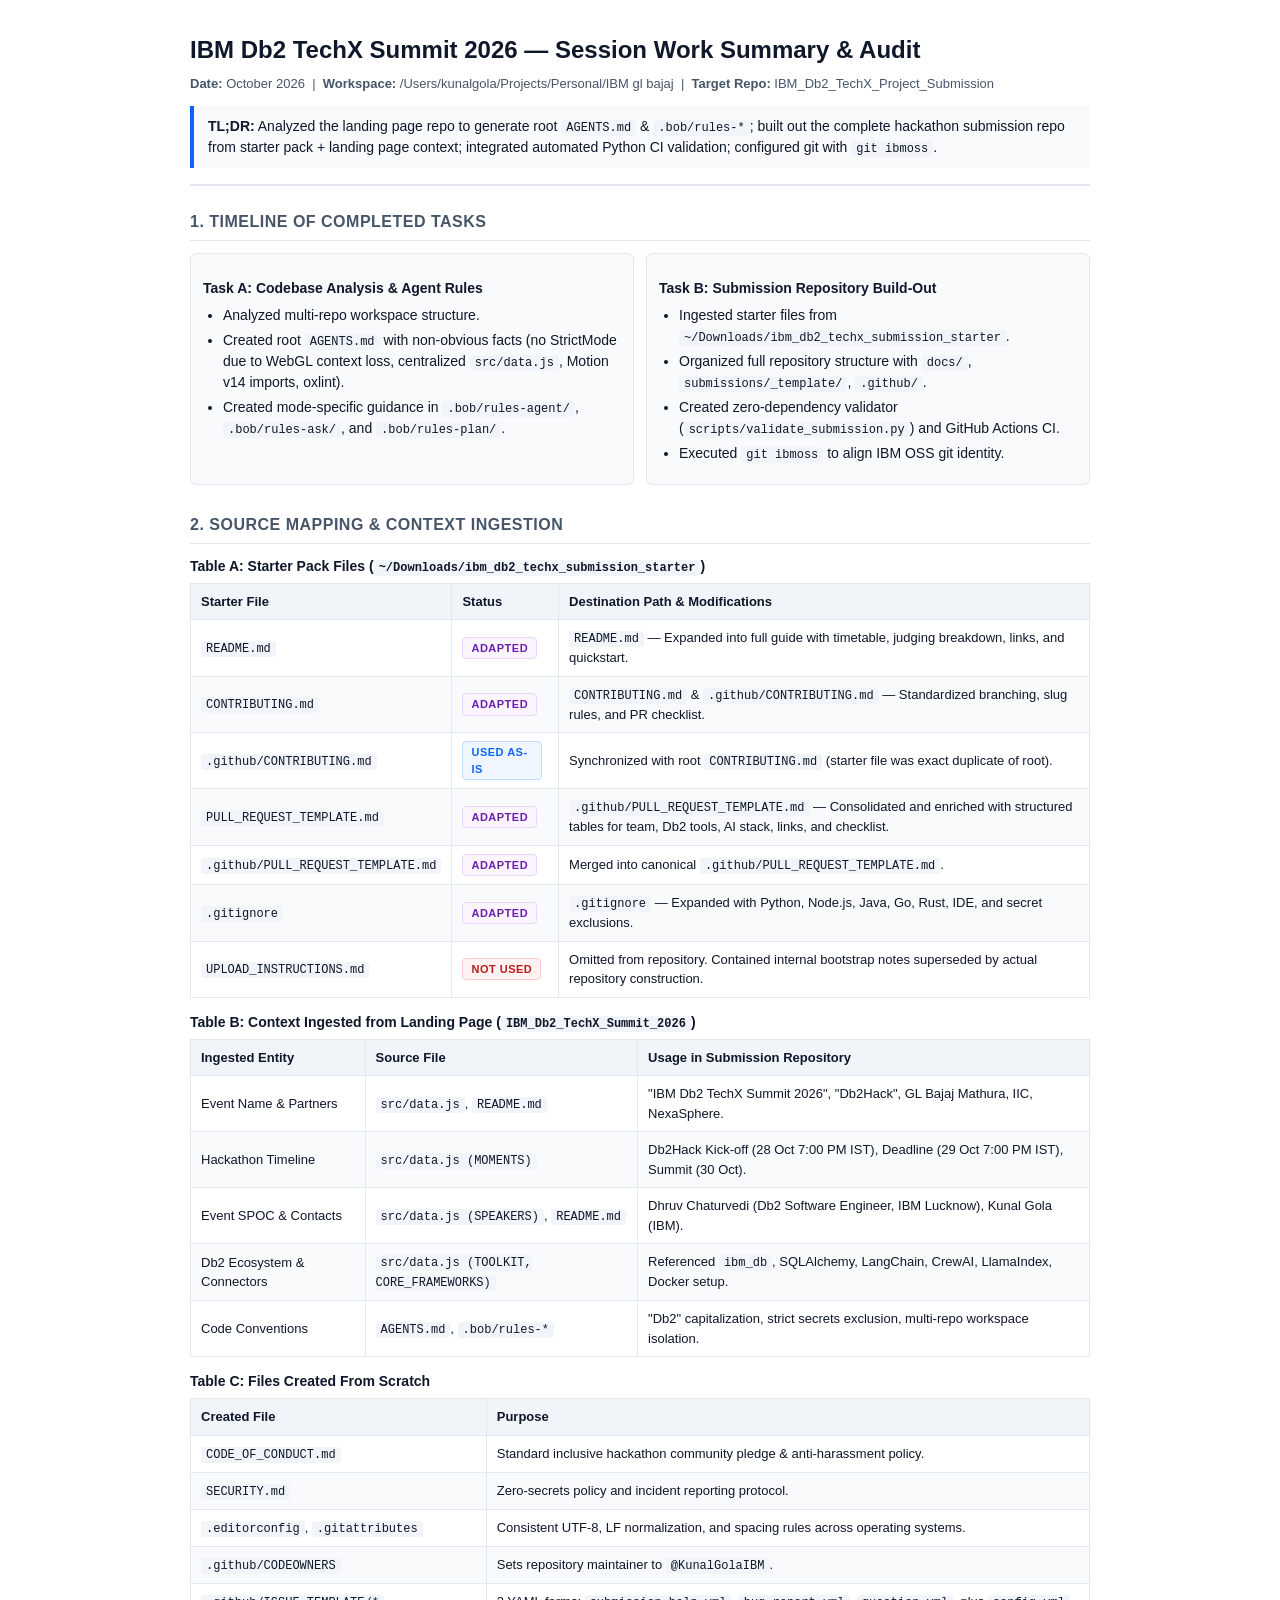
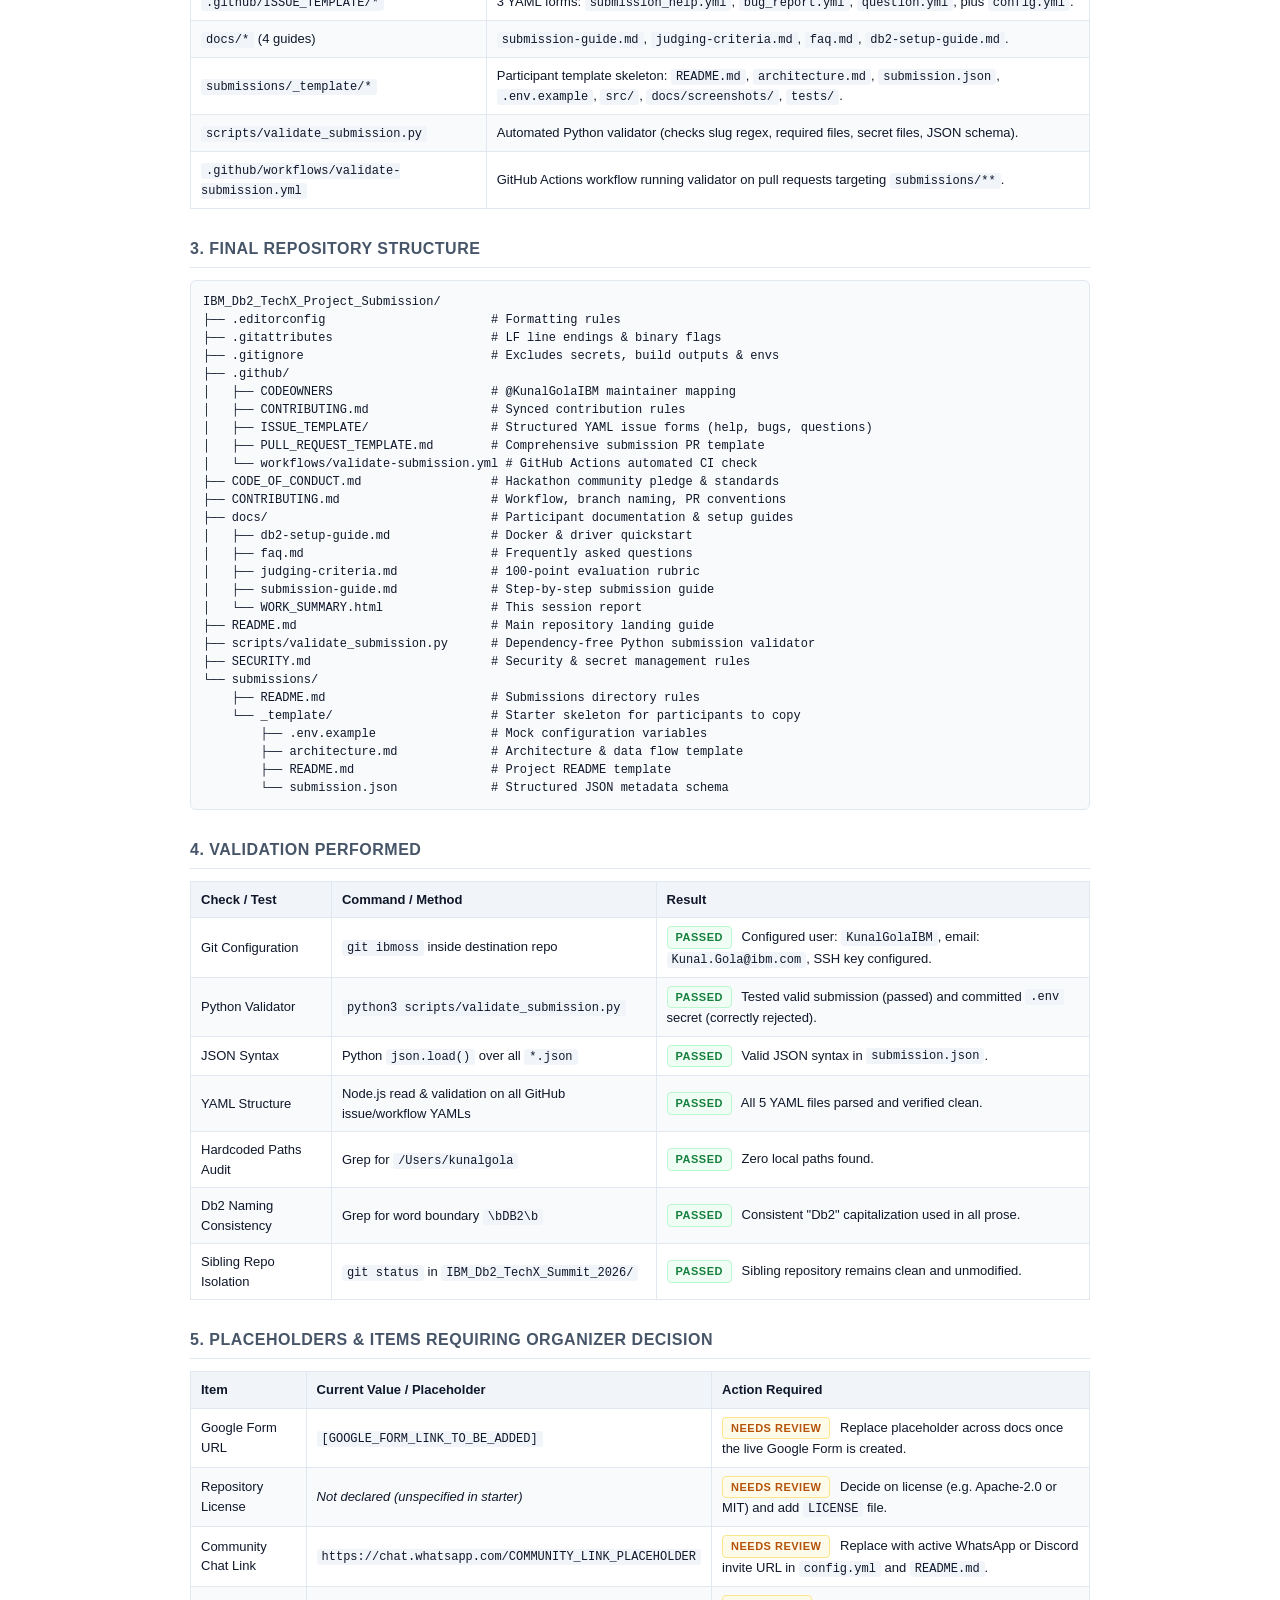
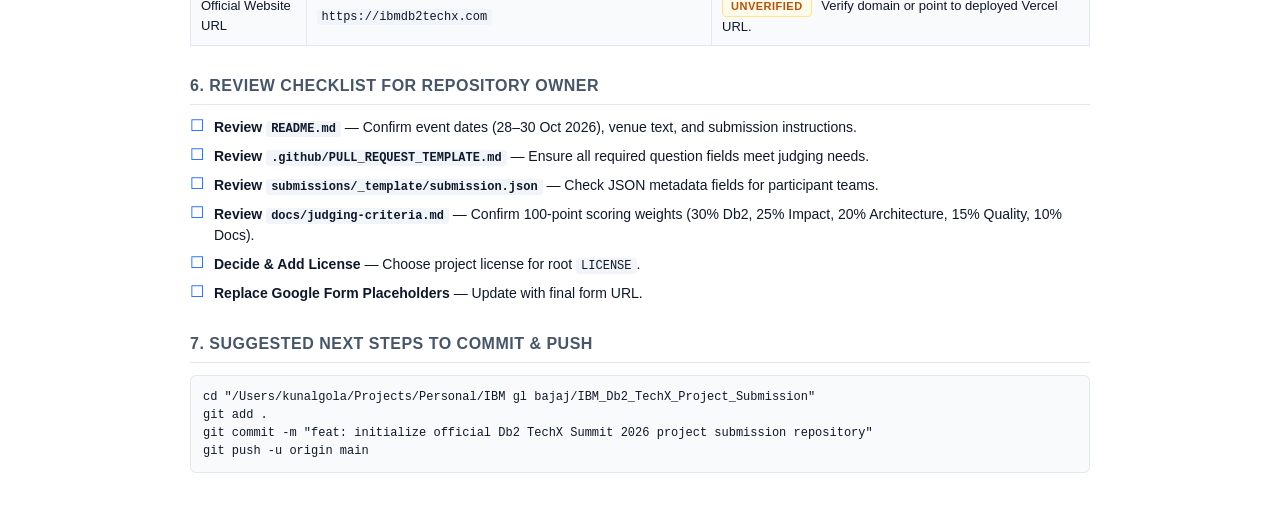
<file: docs/WORK_SUMMARY.html>
<!DOCTYPE html>
<html lang="en">
<head>
  <meta charset="UTF-8">
  <meta name="viewport" content="width=device-width, initial-scale=1.0">
  <title>Work Summary & Repository Audit — IBM Db2 TechX Summit 2026</title>
  <style>
    :root {
      --bg: #ffffff;
      --surface: #f8fafc;
      --surface-2: #f1f5f9;
      --border: #e2e8f0;
      --border-dark: #cbd5e1;
      --text: #0f172a;
      --text-muted: #475569;
      --blue: #0f62fe;
      --blue-light: #eff6ff;
      --blue-border: #bfdbfe;
      --green: #15803d;
      --green-bg: #f0fdf4;
      --green-border: #bbf7d0;
      --amber: #b45309;
      --amber-bg: #fffbeb;
      --amber-border: #fde68a;
      --purple: #6b21a8;
      --purple-bg: #faf5ff;
      --purple-border: #e9d5ff;
      --red: #b91c1c;
      --red-bg: #fef2f2;
      --red-border: #fecaca;
    }
    @media (prefers-color-scheme: dark) {
      :root {
        --bg: #090d16;
        --surface: #111827;
        --surface-2: #1e293b;
        --border: #334155;
        --border-dark: #475569;
        --text: #f8fafc;
        --text-muted: #94a3b8;
        --blue-light: #172554;
        --blue-border: #1e40af;
        --green-bg: #052e16;
        --green-border: #166534;
        --amber-bg: #451a03;
        --amber-border: #92400e;
        --purple-bg: #3b0764;
        --purple-border: #7e22ce;
        --red-bg: #450a0a;
        --red-border: #991b1b;
      }
    }
    * { box-sizing: border-box; margin: 0; padding: 0; }
    body {
      font-family: -apple-system, BlinkMacSystemFont, "Segoe UI", Roboto, Helvetica, Arial, sans-serif;
      background: var(--bg);
      color: var(--text);
      line-height: 1.5;
      font-size: 14px;
      padding: 32px 20px;
    }
    .container {
      max-width: 900px;
      margin: 0 auto;
    }
    header {
      border-bottom: 2px solid var(--border);
      padding-bottom: 16px;
      margin-bottom: 24px;
    }
    .badge {
      display: inline-block;
      font-size: 11px;
      font-weight: 600;
      text-transform: uppercase;
      letter-spacing: 0.5px;
      padding: 2px 8px;
      border-radius: 4px;
      margin-right: 6px;
      vertical-align: middle;
    }
    .badge-used { background: var(--blue-light); color: var(--blue); border: 1px solid var(--blue-border); }
    .badge-adapted { background: var(--purple-bg); color: var(--purple); border: 1px solid var(--purple-border); }
    .badge-created { background: var(--green-bg); color: var(--green); border: 1px solid var(--green-border); }
    .badge-review { background: var(--amber-bg); color: var(--amber); border: 1px solid var(--amber-border); }
    .badge-skipped { background: var(--red-bg); color: var(--red); border: 1px solid var(--red-border); }

    h1 { font-size: 24px; font-weight: 700; color: var(--text); margin-bottom: 6px; }
    .meta { font-size: 13px; color: var(--text-muted); margin-bottom: 8px; }
    .tldr {
      background: var(--surface);
      border-left: 4px solid var(--blue);
      padding: 10px 14px;
      font-size: 14px;
      color: var(--text);
      border-radius: 0 4px 4px 0;
      margin-top: 12px;
    }
    section { margin-bottom: 28px; }
    h2 {
      font-size: 16px;
      font-weight: 700;
      text-transform: uppercase;
      letter-spacing: 0.5px;
      color: var(--text-muted);
      border-bottom: 1px solid var(--border);
      padding-bottom: 6px;
      margin-bottom: 12px;
    }
    h3 { font-size: 14px; font-weight: 600; margin: 12px 0 6px; }
    p { margin-bottom: 8px; color: var(--text); }
    ul, ol { padding-left: 20px; margin-bottom: 8px; }
    li { margin-bottom: 4px; }
    table {
      width: 100%;
      border-collapse: collapse;
      margin-bottom: 14px;
      font-size: 13px;
    }
    th, td {
      padding: 8px 10px;
      text-align: left;
      border: 1px solid var(--border);
    }
    th {
      background: var(--surface-2);
      font-weight: 600;
      color: var(--text);
    }
    tr:nth-child(even) td { background: var(--surface); }
    code {
      font-family: ui-monospace, SFMono-Regular, Menlo, Monaco, Consolas, monospace;
      font-size: 12px;
      background: var(--surface-2);
      padding: 1px 5px;
      border-radius: 3px;
      color: var(--text);
    }
    pre {
      font-family: ui-monospace, SFMono-Regular, Menlo, Monaco, Consolas, monospace;
      font-size: 12px;
      background: var(--surface);
      border: 1px solid var(--border);
      padding: 12px;
      border-radius: 6px;
      overflow-x: auto;
      margin-bottom: 12px;
    }
    .check-list { list-style: none; padding-left: 0; }
    .check-list li { margin-bottom: 8px; padding-left: 24px; position: relative; }
    .check-list li::before {
      content: "☐";
      position: absolute;
      left: 0;
      color: var(--blue);
      font-size: 16px;
      line-height: 1;
      top: 1px;
    }
    .grid { display: grid; grid-template-columns: 1fr 1fr; gap: 12px; }
    @media (max-width: 640px) { .grid { grid-template-columns: 1fr; } }
    .card {
      background: var(--surface);
      border: 1px solid var(--border);
      border-radius: 6px;
      padding: 12px;
    }
    @media print {
      body { padding: 0; font-size: 11pt; color: #000; background: #fff; }
      .container { max-width: 100%; }
      pre, code { font-size: 9pt; }
    }
  </style>
</head>
<body>
  <div class="container">
    <header>
      <h1>IBM Db2 TechX Summit 2026 — Session Work Summary & Audit</h1>
      <div class="meta"><strong>Date:</strong> October 2026 &nbsp;|&nbsp; <strong>Workspace:</strong> /Users/kunalgola/Projects/Personal/IBM gl bajaj &nbsp;|&nbsp; <strong>Target Repo:</strong> IBM_Db2_TechX_Project_Submission</div>
      <div class="tldr">
        <strong>TL;DR:</strong> Analyzed the landing page repo to generate root <code>AGENTS.md</code> &amp; <code>.bob/rules-*</code>; built out the complete hackathon submission repo from starter pack + landing page context; integrated automated Python CI validation; configured git with <code>git ibmoss</code>.
      </div>
    </header>

    <!-- SECTION 1: WHAT WAS DONE -->
    <section>
      <h2>1. Timeline of Completed Tasks</h2>
      <div class="grid">
        <div class="card">
          <h3>Task A: Codebase Analysis & Agent Rules</h3>
          <ul>
            <li>Analyzed multi-repo workspace structure.</li>
            <li>Created root <code>AGENTS.md</code> with non-obvious facts (no StrictMode due to WebGL context loss, centralized <code>src/data.js</code>, Motion v14 imports, oxlint).</li>
            <li>Created mode-specific guidance in <code>.bob/rules-agent/</code>, <code>.bob/rules-ask/</code>, and <code>.bob/rules-plan/</code>.</li>
          </ul>
        </div>
        <div class="card">
          <h3>Task B: Submission Repository Build-Out</h3>
          <ul>
            <li>Ingested starter files from <code>~/Downloads/ibm_db2_techx_submission_starter</code>.</li>
            <li>Organized full repository structure with <code>docs/</code>, <code>submissions/_template/</code>, <code>.github/</code>.</li>
            <li>Created zero-dependency validator (<code>scripts/validate_submission.py</code>) and GitHub Actions CI.</li>
            <li>Executed <code>git ibmoss</code> to align IBM OSS git identity.</li>
          </ul>
        </div>
      </div>
    </section>

    <!-- SECTION 2: SOURCES USED -->
    <section>
      <h2>2. Source Mapping & Context Ingestion</h2>

      <h3>Table A: Starter Pack Files (<code>~/Downloads/ibm_db2_techx_submission_starter</code>)</h3>
      <table>
        <thead>
          <tr>
            <th>Starter File</th>
            <th>Status</th>
            <th>Destination Path &amp; Modifications</th>
          </tr>
        </thead>
        <tbody>
          <tr>
            <td><code>README.md</code></td>
            <td><span class="badge badge-adapted">Adapted</span></td>
            <td><code>README.md</code> — Expanded into full guide with timetable, judging breakdown, links, and quickstart.</td>
          </tr>
          <tr>
            <td><code>CONTRIBUTING.md</code></td>
            <td><span class="badge badge-adapted">Adapted</span></td>
            <td><code>CONTRIBUTING.md</code> &amp; <code>.github/CONTRIBUTING.md</code> — Standardized branching, slug rules, and PR checklist.</td>
          </tr>
          <tr>
            <td><code>.github/CONTRIBUTING.md</code></td>
            <td><span class="badge badge-used">Used as-is</span></td>
            <td>Synchronized with root <code>CONTRIBUTING.md</code> (starter file was exact duplicate of root).</td>
          </tr>
          <tr>
            <td><code>PULL_REQUEST_TEMPLATE.md</code></td>
            <td><span class="badge badge-adapted">Adapted</span></td>
            <td><code>.github/PULL_REQUEST_TEMPLATE.md</code> — Consolidated and enriched with structured tables for team, Db2 tools, AI stack, links, and checklist.</td>
          </tr>
          <tr>
            <td><code>.github/PULL_REQUEST_TEMPLATE.md</code></td>
            <td><span class="badge badge-adapted">Adapted</span></td>
            <td>Merged into canonical <code>.github/PULL_REQUEST_TEMPLATE.md</code>.</td>
          </tr>
          <tr>
            <td><code>.gitignore</code></td>
            <td><span class="badge badge-adapted">Adapted</span></td>
            <td><code>.gitignore</code> — Expanded with Python, Node.js, Java, Go, Rust, IDE, and secret exclusions.</td>
          </tr>
          <tr>
            <td><code>UPLOAD_INSTRUCTIONS.md</code></td>
            <td><span class="badge badge-skipped">Not Used</span></td>
            <td>Omitted from repository. Contained internal bootstrap notes superseded by actual repository construction.</td>
          </tr>
        </tbody>
      </table>

      <h3>Table B: Context Ingested from Landing Page (<code>IBM_Db2_TechX_Summit_2026</code>)</h3>
      <table>
        <thead>
          <tr>
            <th>Ingested Entity</th>
            <th>Source File</th>
            <th>Usage in Submission Repository</th>
          </tr>
        </thead>
        <tbody>
          <tr>
            <td>Event Name &amp; Partners</td>
            <td><code>src/data.js</code>, <code>README.md</code></td>
            <td>"IBM Db2 TechX Summit 2026", "Db2Hack", GL Bajaj Mathura, IIC, NexaSphere.</td>
          </tr>
          <tr>
            <td>Hackathon Timeline</td>
            <td><code>src/data.js (MOMENTS)</code></td>
            <td>Db2Hack Kick-off (28 Oct 7:00 PM IST), Deadline (29 Oct 7:00 PM IST), Summit (30 Oct).</td>
          </tr>
          <tr>
            <td>Event SPOC &amp; Contacts</td>
            <td><code>src/data.js (SPEAKERS)</code>, <code>README.md</code></td>
            <td>Dhruv Chaturvedi (Db2 Software Engineer, IBM Lucknow), Kunal Gola (IBM).</td>
          </tr>
          <tr>
            <td>Db2 Ecosystem &amp; Connectors</td>
            <td><code>src/data.js (TOOLKIT, CORE_FRAMEWORKS)</code></td>
            <td>Referenced <code>ibm_db</code>, SQLAlchemy, LangChain, CrewAI, LlamaIndex, Docker setup.</td>
          </tr>
          <tr>
            <td>Code Conventions</td>
            <td><code>AGENTS.md</code>, <code>.bob/rules-*</code></td>
            <td>"Db2" capitalization, strict secrets exclusion, multi-repo workspace isolation.</td>
          </tr>
        </tbody>
      </table>

      <h3>Table C: Files Created From Scratch</h3>
      <table>
        <thead>
          <tr>
            <th>Created File</th>
            <th>Purpose</th>
          </tr>
        </thead>
        <tbody>
          <tr>
            <td><code>CODE_OF_CONDUCT.md</code></td>
            <td>Standard inclusive hackathon community pledge &amp; anti-harassment policy.</td>
          </tr>
          <tr>
            <td><code>SECURITY.md</code></td>
            <td>Zero-secrets policy and incident reporting protocol.</td>
          </tr>
          <tr>
            <td><code>.editorconfig</code>, <code>.gitattributes</code></td>
            <td>Consistent UTF-8, LF normalization, and spacing rules across operating systems.</td>
          </tr>
          <tr>
            <td><code>.github/CODEOWNERS</code></td>
            <td>Sets repository maintainer to <code>@KunalGolaIBM</code>.</td>
          </tr>
          <tr>
            <td><code>.github/ISSUE_TEMPLATE/*</code></td>
            <td>3 YAML forms: <code>submission_help.yml</code>, <code>bug_report.yml</code>, <code>question.yml</code>, plus <code>config.yml</code>.</td>
          </tr>
          <tr>
            <td><code>docs/*</code> (4 guides)</td>
            <td><code>submission-guide.md</code>, <code>judging-criteria.md</code>, <code>faq.md</code>, <code>db2-setup-guide.md</code>.</td>
          </tr>
          <tr>
            <td><code>submissions/_template/*</code></td>
            <td>Participant template skeleton: <code>README.md</code>, <code>architecture.md</code>, <code>submission.json</code>, <code>.env.example</code>, <code>src/</code>, <code>docs/screenshots/</code>, <code>tests/</code>.</td>
          </tr>
          <tr>
            <td><code>scripts/validate_submission.py</code></td>
            <td>Automated Python validator (checks slug regex, required files, secret files, JSON schema).</td>
          </tr>
          <tr>
            <td><code>.github/workflows/validate-submission.yml</code></td>
            <td>GitHub Actions workflow running validator on pull requests targeting <code>submissions/**</code>.</td>
          </tr>
        </tbody>
      </table>
    </section>

    <!-- SECTION 3: REPO STRUCTURE -->
    <section>
      <h2>3. Final Repository Structure</h2>
      <pre>IBM_Db2_TechX_Project_Submission/
├── .editorconfig                       # Formatting rules
├── .gitattributes                      # LF line endings & binary flags
├── .gitignore                          # Excludes secrets, build outputs & envs
├── .github/
│   ├── CODEOWNERS                      # @KunalGolaIBM maintainer mapping
│   ├── CONTRIBUTING.md                 # Synced contribution rules
│   ├── ISSUE_TEMPLATE/                 # Structured YAML issue forms (help, bugs, questions)
│   ├── PULL_REQUEST_TEMPLATE.md        # Comprehensive submission PR template
│   └── workflows/validate-submission.yml # GitHub Actions automated CI check
├── CODE_OF_CONDUCT.md                  # Hackathon community pledge & standards
├── CONTRIBUTING.md                     # Workflow, branch naming, PR conventions
├── docs/                               # Participant documentation & setup guides
│   ├── db2-setup-guide.md              # Docker & driver quickstart
│   ├── faq.md                          # Frequently asked questions
│   ├── judging-criteria.md             # 100-point evaluation rubric
│   ├── submission-guide.md             # Step-by-step submission guide
│   └── WORK_SUMMARY.html               # This session report
├── README.md                           # Main repository landing guide
├── scripts/validate_submission.py      # Dependency-free Python submission validator
├── SECURITY.md                         # Security & secret management rules
└── submissions/
    ├── README.md                       # Submissions directory rules
    └── _template/                      # Starter skeleton for participants to copy
        ├── .env.example                # Mock configuration variables
        ├── architecture.md             # Architecture & data flow template
        ├── README.md                   # Project README template
        └── submission.json             # Structured JSON metadata schema</pre>
    </section>

    <!-- SECTION 4: VALIDATION -->
    <section>
      <h2>4. Validation Performed</h2>
      <table>
        <thead>
          <tr>
            <th>Check / Test</th>
            <th>Command / Method</th>
            <th>Result</th>
          </tr>
        </thead>
        <tbody>
          <tr>
            <td>Git Configuration</td>
            <td><code>git ibmoss</code> inside destination repo</td>
            <td><span class="badge badge-created">Passed</span> Configured user: <code>KunalGolaIBM</code>, email: <code>Kunal.Gola@ibm.com</code>, SSH key configured.</td>
          </tr>
          <tr>
            <td>Python Validator</td>
            <td><code>python3 scripts/validate_submission.py</code></td>
            <td><span class="badge badge-created">Passed</span> Tested valid submission (passed) and committed <code>.env</code> secret (correctly rejected).</td>
          </tr>
          <tr>
            <td>JSON Syntax</td>
            <td>Python <code>json.load()</code> over all <code>*.json</code></td>
            <td><span class="badge badge-created">Passed</span> Valid JSON syntax in <code>submission.json</code>.</td>
          </tr>
          <tr>
            <td>YAML Structure</td>
            <td>Node.js read &amp; validation on all GitHub issue/workflow YAMLs</td>
            <td><span class="badge badge-created">Passed</span> All 5 YAML files parsed and verified clean.</td>
          </tr>
          <tr>
            <td>Hardcoded Paths Audit</td>
            <td>Grep for <code>/Users/kunalgola</code></td>
            <td><span class="badge badge-created">Passed</span> Zero local paths found.</td>
          </tr>
          <tr>
            <td>Db2 Naming Consistency</td>
            <td>Grep for word boundary <code>\bDB2\b</code></td>
            <td><span class="badge badge-created">Passed</span> Consistent "Db2" capitalization used in all prose.</td>
          </tr>
          <tr>
            <td>Sibling Repo Isolation</td>
            <td><code>git status</code> in <code>IBM_Db2_TechX_Summit_2026/</code></td>
            <td><span class="badge badge-created">Passed</span> Sibling repository remains clean and unmodified.</td>
          </tr>
        </tbody>
      </table>
    </section>

    <!-- SECTION 5: ASSUMPTIONS & GAPS -->
    <section>
      <h2>5. Placeholders &amp; Items Requiring Organizer Decision</h2>
      <table>
        <thead>
          <tr>
            <th>Item</th>
            <th>Current Value / Placeholder</th>
            <th>Action Required</th>
          </tr>
        </thead>
        <tbody>
          <tr>
            <td>Google Form URL</td>
            <td><code>[GOOGLE_FORM_LINK_TO_BE_ADDED]</code></td>
            <td><span class="badge badge-review">Needs Review</span> Replace placeholder across docs once the live Google Form is created.</td>
          </tr>
          <tr>
            <td>Repository License</td>
            <td><em>Not declared (unspecified in starter)</em></td>
            <td><span class="badge badge-review">Needs Review</span> Decide on license (e.g. Apache-2.0 or MIT) and add <code>LICENSE</code> file.</td>
          </tr>
          <tr>
            <td>Community Chat Link</td>
            <td><code>https://chat.whatsapp.com/COMMUNITY_LINK_PLACEHOLDER</code></td>
            <td><span class="badge badge-review">Needs Review</span> Replace with active WhatsApp or Discord invite URL in <code>config.yml</code> and <code>README.md</code>.</td>
          </tr>
          <tr>
            <td>Official Website URL</td>
            <td><code>https://ibmdb2techx.com</code></td>
            <td><span class="badge badge-review">Unverified</span> Verify domain or point to deployed Vercel URL.</td>
          </tr>
        </tbody>
      </table>
    </section>

    <!-- SECTION 6: REVIEW CHECKLIST -->
    <section>
      <h2>6. Review Checklist for Repository Owner</h2>
      <ul class="check-list">
        <li><strong>Review <code>README.md</code></strong> — Confirm event dates (28–30 Oct 2026), venue text, and submission instructions.</li>
        <li><strong>Review <code>.github/PULL_REQUEST_TEMPLATE.md</code></strong> — Ensure all required question fields meet judging needs.</li>
        <li><strong>Review <code>submissions/_template/submission.json</code></strong> — Check JSON metadata fields for participant teams.</li>
        <li><strong>Review <code>docs/judging-criteria.md</code></strong> — Confirm 100-point scoring weights (30% Db2, 25% Impact, 20% Architecture, 15% Quality, 10% Docs).</li>
        <li><strong>Decide &amp; Add License</strong> — Choose project license for root <code>LICENSE</code>.</li>
        <li><strong>Replace Google Form Placeholders</strong> — Update with final form URL.</li>
      </ul>
    </section>

    <!-- SECTION 7: NEXT STEPS -->
    <section>
      <h2>7. Suggested Next Steps to Commit &amp; Push</h2>
      <pre>cd "/Users/kunalgola/Projects/Personal/IBM gl bajaj/IBM_Db2_TechX_Project_Submission"
git add .
git commit -m "feat: initialize official Db2 TechX Summit 2026 project submission repository"
git push -u origin main</pre>
    </section>
  </div>
</body>
</html>
</file>
